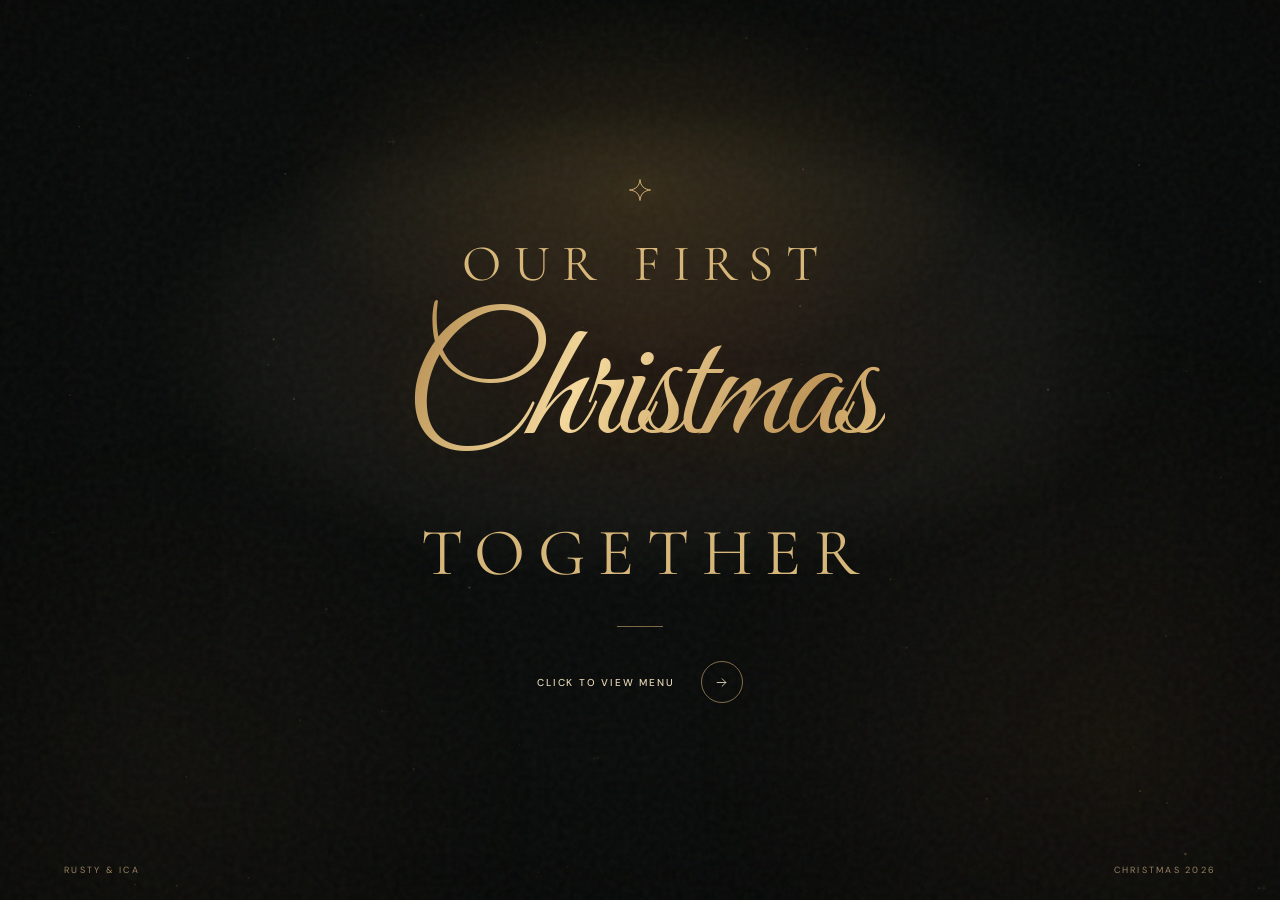
<file: index.html>
<!doctype html><html lang="en"><head><meta charset="utf-8"><meta name="viewport" content="width=device-width, initial-scale=1, viewport-fit=cover"><meta name="theme-color" content="#0b0c0a"><meta name="description" content="Our first Christmas together. A menu made with love for Rusty &amp; Ica."><meta name="robots" content="noindex, nofollow"><title>Our first Christmas together · Our First Christmas Together</title><link rel="icon" type="image/svg+xml" href="assets/mark.svg"><link rel="preconnect" href="https://fonts.googleapis.com"><link rel="preconnect" href="https://fonts.gstatic.com" crossorigin><link href="https://fonts.googleapis.com/css2?family=Cormorant+Garamond:ital,wght@0,400;0,500;0,600;1,400;1,500&family=DM+Sans:wght@400;500;600&family=Great+Vibes&display=swap" rel="stylesheet"><link rel="stylesheet" href="assets/celera.css?v=5"><script defer src="assets/celera.js?v=5"></script></head><body data-page="cover" class="page-cover"><canvas class="stardust" aria-hidden="true"></canvas><div class="fine-noise" aria-hidden="true"></div><main class="cover" id="content"><div class="cover-ambient" aria-hidden="true"></div><div class="cover-vignette" aria-hidden="true"></div><div class="cover-inner"><div class="cover-sigil" aria-hidden="true"><svg width="24" height="24" viewBox="0 0 24 24" fill="none" aria-hidden="true"><path d="M12 1.5c.65 6.55 3.95 9.85 10.5 10.5-6.55.65-9.85 3.95-10.5 10.5C11.35 15.95 8.05 12.65 1.5 12c6.55-.65 9.85-3.95 10.5-10.5Z" stroke="currentColor" stroke-width=".95"/></svg></div><h1><span class="cover-first">Our first</span><em class="cover-christmas">Christmas</em><span class="cover-together">together</span></h1><span class="cover-divider" aria-hidden="true"></span><a class="enter-link" href="menu.html"><span>Click to view menu</span><span class="enter-circle"><svg width="15" height="15" viewBox="0 0 24 24" fill="none" aria-hidden="true"><path d="M5 12h14m-6-6 6 6-6 6" stroke="currentColor" stroke-width="1.4" stroke-linecap="round" stroke-linejoin="round"/></svg></span></a></div><div class="cover-edge"><span>RUSTY & ICA</span><span>CHRISTMAS 2026</span></div></main></body></html>
</file>
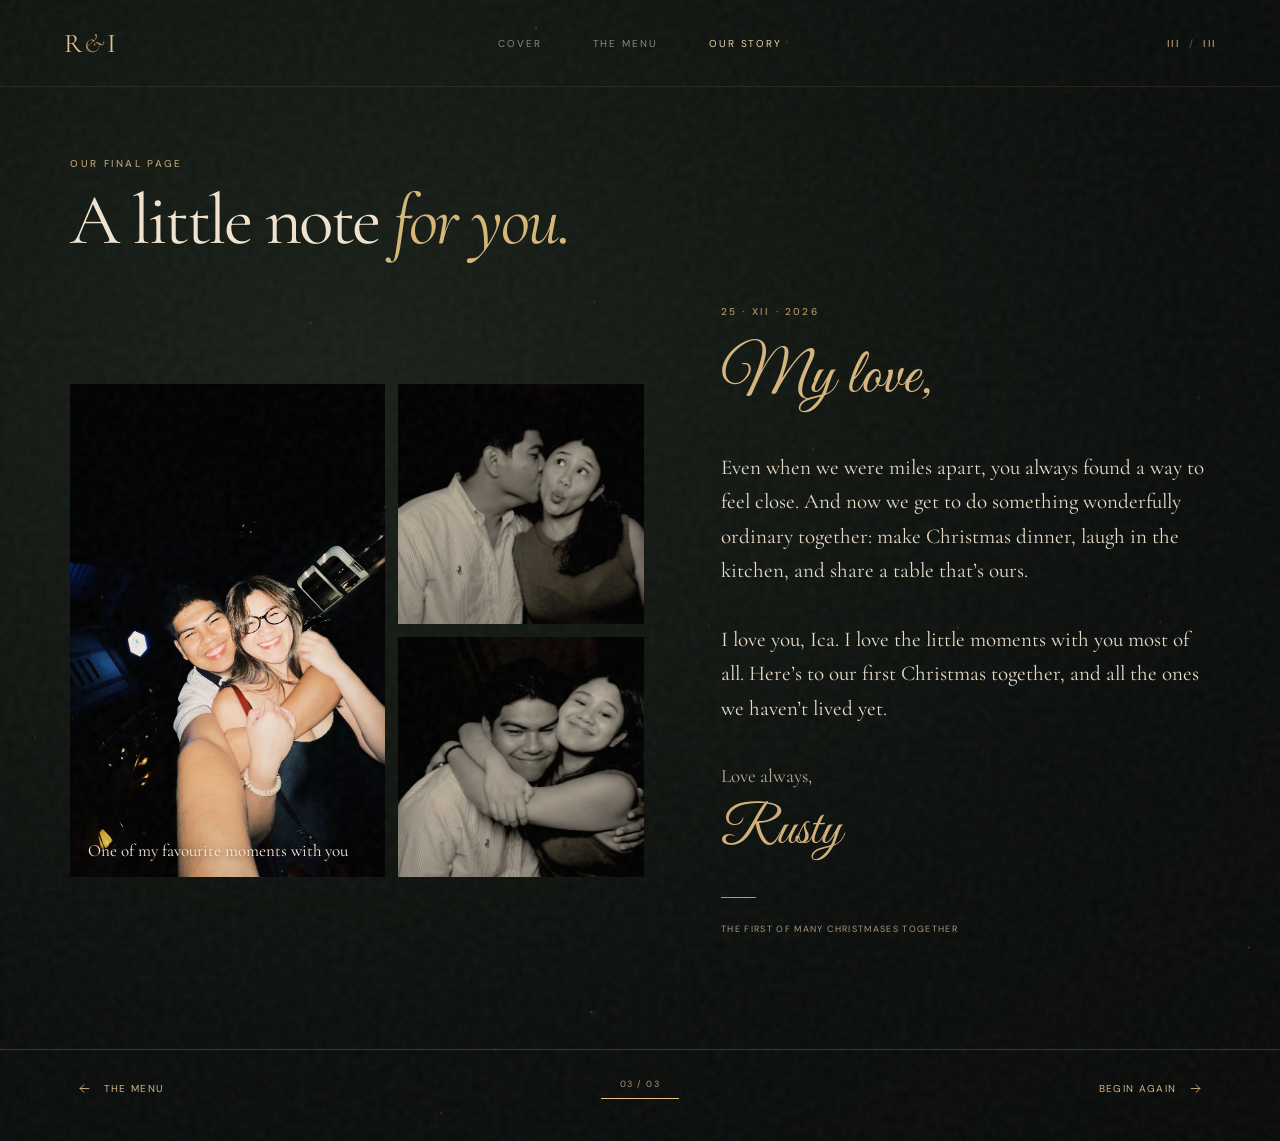
<file: letter.html>
<!doctype html><html lang="en"><head><meta charset="utf-8"><meta name="viewport" content="width=device-width, initial-scale=1, viewport-fit=cover"><meta name="theme-color" content="#0b0c0a"><meta name="description" content="Our first Christmas together. A menu made with love for Rusty &amp; Ica."><meta name="robots" content="noindex, nofollow"><title>A letter for Ica · Our First Christmas Together</title><link rel="icon" type="image/svg+xml" href="assets/mark.svg"><link rel="preconnect" href="https://fonts.googleapis.com"><link rel="preconnect" href="https://fonts.gstatic.com" crossorigin><link href="https://fonts.googleapis.com/css2?family=Cormorant+Garamond:ital,wght@0,400;0,500;0,600;1,400;1,500&family=DM+Sans:wght@400;500;600&family=Great+Vibes&display=swap" rel="stylesheet"><link rel="stylesheet" href="assets/celera.css?v=5"><script defer src="assets/celera.js?v=5"></script></head><body data-page="letter" class="page-letter"><canvas class="stardust" aria-hidden="true"></canvas><div class="fine-noise" aria-hidden="true"></div><header class="site-nav"><a class="brandmark" href="index.html" aria-label="Return to the cover">R<span class="brand-sign">&</span>I</a><nav aria-label="Chapters"><a class="nav-item " href="index.html" >Cover</a><a class="nav-item " href="menu.html" >The menu</a><a class="nav-item current" href="letter.html" aria-current=page>Our story</a></nav><span class="nav-chapter">III <i>/</i> III</span></header><main id="content" class="letter-main"><div class="letter-heading reveal"><span class="eyebrow">OUR FINAL PAGE</span><h1>A little note <em>for you.</em></h1></div><div class="letter-grid"><div class="photo-gallery" role="group" aria-label="Our favourite photos together"><figure class="photo-primary" data-parallax><img src="assets/photos/together.webp" alt="Rusty and Ica smiling together at night" fetchpriority="high"><figcaption>One of my favourite moments with you</figcaption></figure><figure class="photo-secondary" data-parallax><img src="assets/photos/kiss.webp" alt="A playful kiss on the cheek" loading="lazy"></figure><figure class="photo-secondary" data-parallax><img src="assets/photos/hug.webp" alt="Rusty and Ica smiling and hugging" loading="lazy"></figure></div><article class="letter-copy reveal"><div class="letter-mini">25 · XII · 2026</div><h2>My love,</h2><p>Even when we were miles apart, you always found a way to feel close. And now we get to do something wonderfully ordinary together: make Christmas dinner, laugh in the kitchen, and share a table that’s ours.<br><br>I love you, Ica. I love the little moments with you most of all. Here’s to our first Christmas together, and all the ones we haven’t lived yet.</p><p class="letter-signature">Love always,<br><span>Rusty</span></p><span class="letter-rule" aria-hidden="true"></span><div class="letter-final">THE FIRST OF MANY CHRISTMASES TOGETHER</div></article></div></main><nav class="chapter-footer" aria-label="Turn the page"><a href="menu.html" class="page-turn"><svg width="15" height="15" viewBox="0 0 24 24" fill="none" aria-hidden="true"><path d="M19 12H5m6 6-6-6 6-6" stroke="currentColor" stroke-width="1.4" stroke-linecap="round" stroke-linejoin="round"/></svg><span>The menu</span></a><div class="chapter-progress"><span>03 / 03</span><div><i style="--step:3"></i></div></div><a href="index.html" class="page-turn"><span>Begin again</span><svg width="15" height="15" viewBox="0 0 24 24" fill="none" aria-hidden="true"><path d="M5 12h14m-6-6 6 6-6 6" stroke="currentColor" stroke-width="1.4" stroke-linecap="round" stroke-linejoin="round"/></svg></a></nav></body></html>
</file>
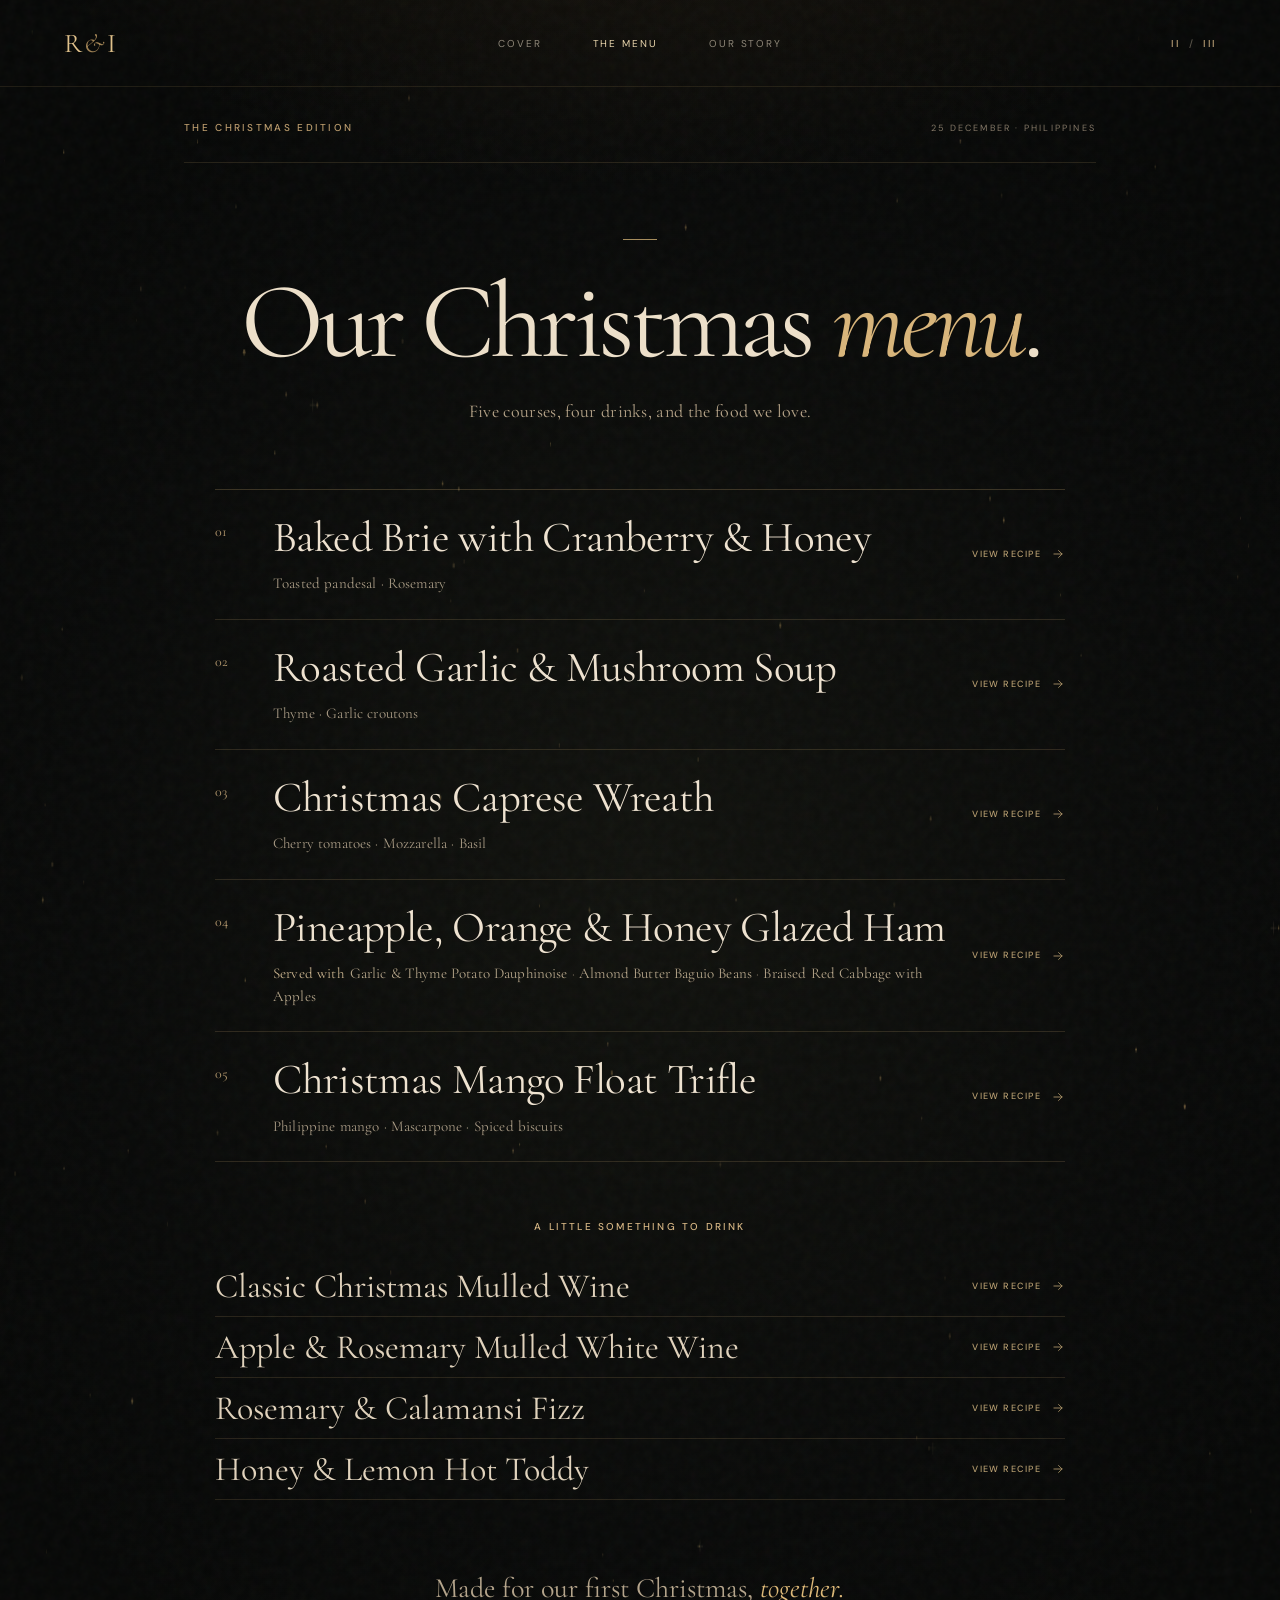
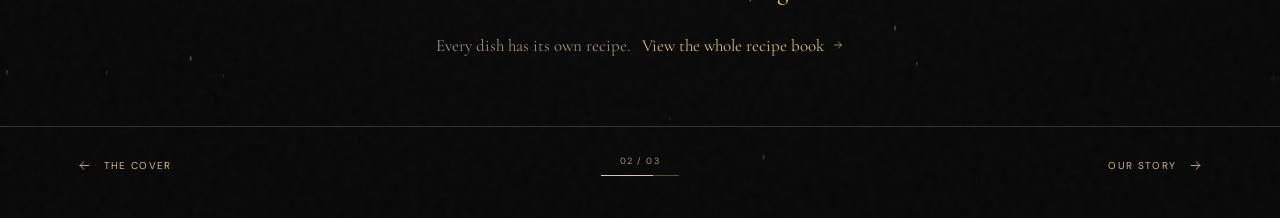
<file: menu.html>
<!DOCTYPE html>
<html lang="en"><head><meta charset="utf-8"/><meta content="width=device-width, initial-scale=1, viewport-fit=cover" name="viewport"/><meta content="#0b0c0a" name="theme-color"/><meta content="Our first Christmas together. A menu made with love for Rusty &amp; Ica." name="description"/><meta content="noindex, nofollow" name="robots"/><title>The Christmas menu · Our First Christmas Together</title><link href="assets/mark.svg" rel="icon" type="image/svg+xml"/><link href="https://fonts.googleapis.com" rel="preconnect"/><link crossorigin="" href="https://fonts.gstatic.com" rel="preconnect"/><link href="https://fonts.googleapis.com/css2?family=Cormorant+Garamond:ital,wght@0,400;0,500;0,600;1,400;1,500&amp;family=DM+Sans:wght@400;500;600&amp;family=Great+Vibes&amp;display=swap" rel="stylesheet"/><link href="assets/celera.css?v=5" rel="stylesheet"/><script defer="" src="assets/celera.js?v=5"></script></head><body class="page-menu" data-page="menu"><canvas aria-hidden="true" class="stardust"></canvas><div aria-hidden="true" class="fine-noise"></div><header class="site-nav"><a aria-label="Return to the cover" class="brandmark" href="index.html">R<span class="brand-sign">&amp;</span>I</a><nav aria-label="Chapters"><a class="nav-item" href="index.html">Cover</a><a aria-current="page" class="nav-item current" href="menu.html">The menu</a><a class="nav-item" href="letter.html">Our story</a></nav><span class="nav-chapter">II <i>/</i> III</span></header><main class="menu-main" id="content"><div class="menu-topline"><span class="eyebrow reveal">THE CHRISTMAS EDITION</span><span class="topline-side">25 DECEMBER · PHILIPPINES</span></div><div class="menu-layout"><section class="menu-editorial"><div class="menu-heading reveal"><span class="hairline"></span><h1>Our Christmas <em>menu</em>.</h1><p>Five courses, four drinks, and the food we love.</p></div><div aria-label="Our five-course Christmas menu" class="dishes"><div class="menu-course reveal"><span class="course-count">01</span><div class="course-info"><a class="course-name" href="recipes.html#brie">Baked Brie with Cranberry &amp; Honey</a><p>Toasted pandesal · Rosemary</p></div><a aria-label="View recipe: Baked Brie with Cranberry &amp; Honey" class="course-recipe" href="recipes.html#brie"><span class="recipe-cta-text">View recipe</span><svg aria-hidden="true" fill="none" height="15" viewbox="0 0 24 24" width="15"><path d="M5 12h14m-6-6 6 6-6 6" stroke="currentColor" stroke-linecap="round" stroke-linejoin="round" stroke-width="1.4"></path></svg></a></div><div class="menu-course reveal"><span class="course-count">02</span><div class="course-info"><a class="course-name" href="recipes.html#mushroom-soup">Roasted Garlic &amp; Mushroom Soup</a><p>Thyme · Garlic croutons</p></div><a aria-label="View recipe: Roasted Garlic &amp; Mushroom Soup" class="course-recipe" href="recipes.html#mushroom-soup"><span class="recipe-cta-text">View recipe</span><svg aria-hidden="true" fill="none" height="15" viewbox="0 0 24 24" width="15"><path d="M5 12h14m-6-6 6 6-6 6" stroke="currentColor" stroke-linecap="round" stroke-linejoin="round" stroke-width="1.4"></path></svg></a></div><div class="menu-course reveal"><span class="course-count">03</span><div class="course-info"><a class="course-name" href="recipes.html#caprese">Christmas Caprese Wreath</a><p>Cherry tomatoes · Mozzarella · Basil</p></div><a aria-label="View recipe: Christmas Caprese Wreath" class="course-recipe" href="recipes.html#caprese"><span class="recipe-cta-text">View recipe</span><svg aria-hidden="true" fill="none" height="15" viewbox="0 0 24 24" width="15"><path d="M5 12h14m-6-6 6 6-6 6" stroke="currentColor" stroke-linecap="round" stroke-linejoin="round" stroke-width="1.4"></path></svg></a></div><div class="menu-course reveal"><span class="course-count">04</span><div class="course-info"><a class="course-name" href="recipes.html#glazed-ham">Pineapple, Orange &amp; Honey Glazed Ham</a><p><span class="side-group-heading">Served with</span><a class="side-link" href="recipes.html#dauphinoise">Garlic &amp; Thyme Potato Dauphinoise</a><span aria-hidden="true" class="side-separator"> · </span><a class="side-link" href="recipes.html#beans">Almond Butter Baguio Beans</a><span aria-hidden="true" class="side-separator"> · </span><a class="side-link" href="recipes.html#cabbage">Braised Red Cabbage with Apples</a></p></div><a aria-label="View recipe: Pineapple, Orange &amp; Honey Glazed Ham" class="course-recipe" href="recipes.html#glazed-ham"><span class="recipe-cta-text">View recipe</span><svg aria-hidden="true" fill="none" height="15" viewbox="0 0 24 24" width="15"><path d="M5 12h14m-6-6 6 6-6 6" stroke="currentColor" stroke-linecap="round" stroke-linejoin="round" stroke-width="1.4"></path></svg></a></div><div class="menu-course reveal"><span class="course-count">05</span><div class="course-info"><a class="course-name" href="recipes.html#mango-trifle">Christmas Mango Float Trifle</a><p>Philippine mango · Mascarpone · Spiced biscuits</p></div><a aria-label="View recipe: Christmas Mango Float Trifle" class="course-recipe" href="recipes.html#mango-trifle"><span class="recipe-cta-text">View recipe</span><svg aria-hidden="true" fill="none" height="15" viewbox="0 0 24 24" width="15"><path d="M5 12h14m-6-6 6 6-6 6" stroke="currentColor" stroke-linecap="round" stroke-linejoin="round" stroke-width="1.4"></path></svg></a></div></div><div class="menu-drinks reveal"><p class="tiny-label">A LITTLE SOMETHING TO DRINK</p><div class="drink-entry"><a href="recipes.html#mulled-red">Classic Christmas Mulled Wine</a><a aria-label="View recipe for Classic Christmas Mulled Wine" class="drink-recipe" href="recipes.html#mulled-red"><span class="recipe-cta-text">View recipe</span><svg aria-hidden="true" fill="none" height="15" viewbox="0 0 24 24" width="15"><path d="M5 12h14m-6-6 6 6-6 6" stroke="currentColor" stroke-linecap="round" stroke-linejoin="round" stroke-width="1.4"></path></svg></a></div><div class="drink-entry"><a href="recipes.html#mulled-white">Apple &amp; Rosemary Mulled White Wine</a><a aria-label="View recipe for Apple &amp; Rosemary Mulled White Wine" class="drink-recipe" href="recipes.html#mulled-white"><span class="recipe-cta-text">View recipe</span><svg aria-hidden="true" fill="none" height="15" viewbox="0 0 24 24" width="15"><path d="M5 12h14m-6-6 6 6-6 6" stroke="currentColor" stroke-linecap="round" stroke-linejoin="round" stroke-width="1.4"></path></svg></a></div><div class="drink-entry"><a href="recipes.html#calamansi-fizz">Rosemary &amp; Calamansi Fizz</a><a aria-label="View recipe for Rosemary &amp; Calamansi Fizz" class="drink-recipe" href="recipes.html#calamansi-fizz"><span class="recipe-cta-text">View recipe</span><svg aria-hidden="true" fill="none" height="15" viewbox="0 0 24 24" width="15"><path d="M5 12h14m-6-6 6 6-6 6" stroke="currentColor" stroke-linecap="round" stroke-linejoin="round" stroke-width="1.4"></path></svg></a></div><div class="drink-entry"><a href="recipes.html#hot-toddy">Honey &amp; Lemon Hot Toddy</a><a aria-label="View recipe for Honey &amp; Lemon Hot Toddy" class="drink-recipe" href="recipes.html#hot-toddy"><span class="recipe-cta-text">View recipe</span><svg aria-hidden="true" fill="none" height="15" viewbox="0 0 24 24" width="15"><path d="M5 12h14m-6-6 6 6-6 6" stroke="currentColor" stroke-linecap="round" stroke-linejoin="round" stroke-width="1.4"></path></svg></a></div></div><div class="menu-conclusion reveal">Made for our first Christmas, <em>together.</em></div></section></div><div class="menu-footer-note">Every dish has its own recipe. <a href="recipes.html">View the whole recipe book <svg aria-hidden="true" fill="none" height="15" viewbox="0 0 24 24" width="15"><path d="M5 12h14m-6-6 6 6-6 6" stroke="currentColor" stroke-linecap="round" stroke-linejoin="round" stroke-width="1.4"></path></svg></a></div></main><nav aria-label="Turn the page" class="chapter-footer"><a class="page-turn" href="index.html"><svg aria-hidden="true" fill="none" height="15" viewbox="0 0 24 24" width="15"><path d="M19 12H5m6 6-6-6 6-6" stroke="currentColor" stroke-linecap="round" stroke-linejoin="round" stroke-width="1.4"></path></svg><span>The cover</span></a><div class="chapter-progress"><span>02 / 03</span><div><i style="--step:2"></i></div></div><a class="page-turn" href="letter.html"><span>Our story</span><svg aria-hidden="true" fill="none" height="15" viewbox="0 0 24 24" width="15"><path d="M5 12h14m-6-6 6 6-6 6" stroke="currentColor" stroke-linecap="round" stroke-linejoin="round" stroke-width="1.4"></path></svg></a></nav></body></html>
</file>
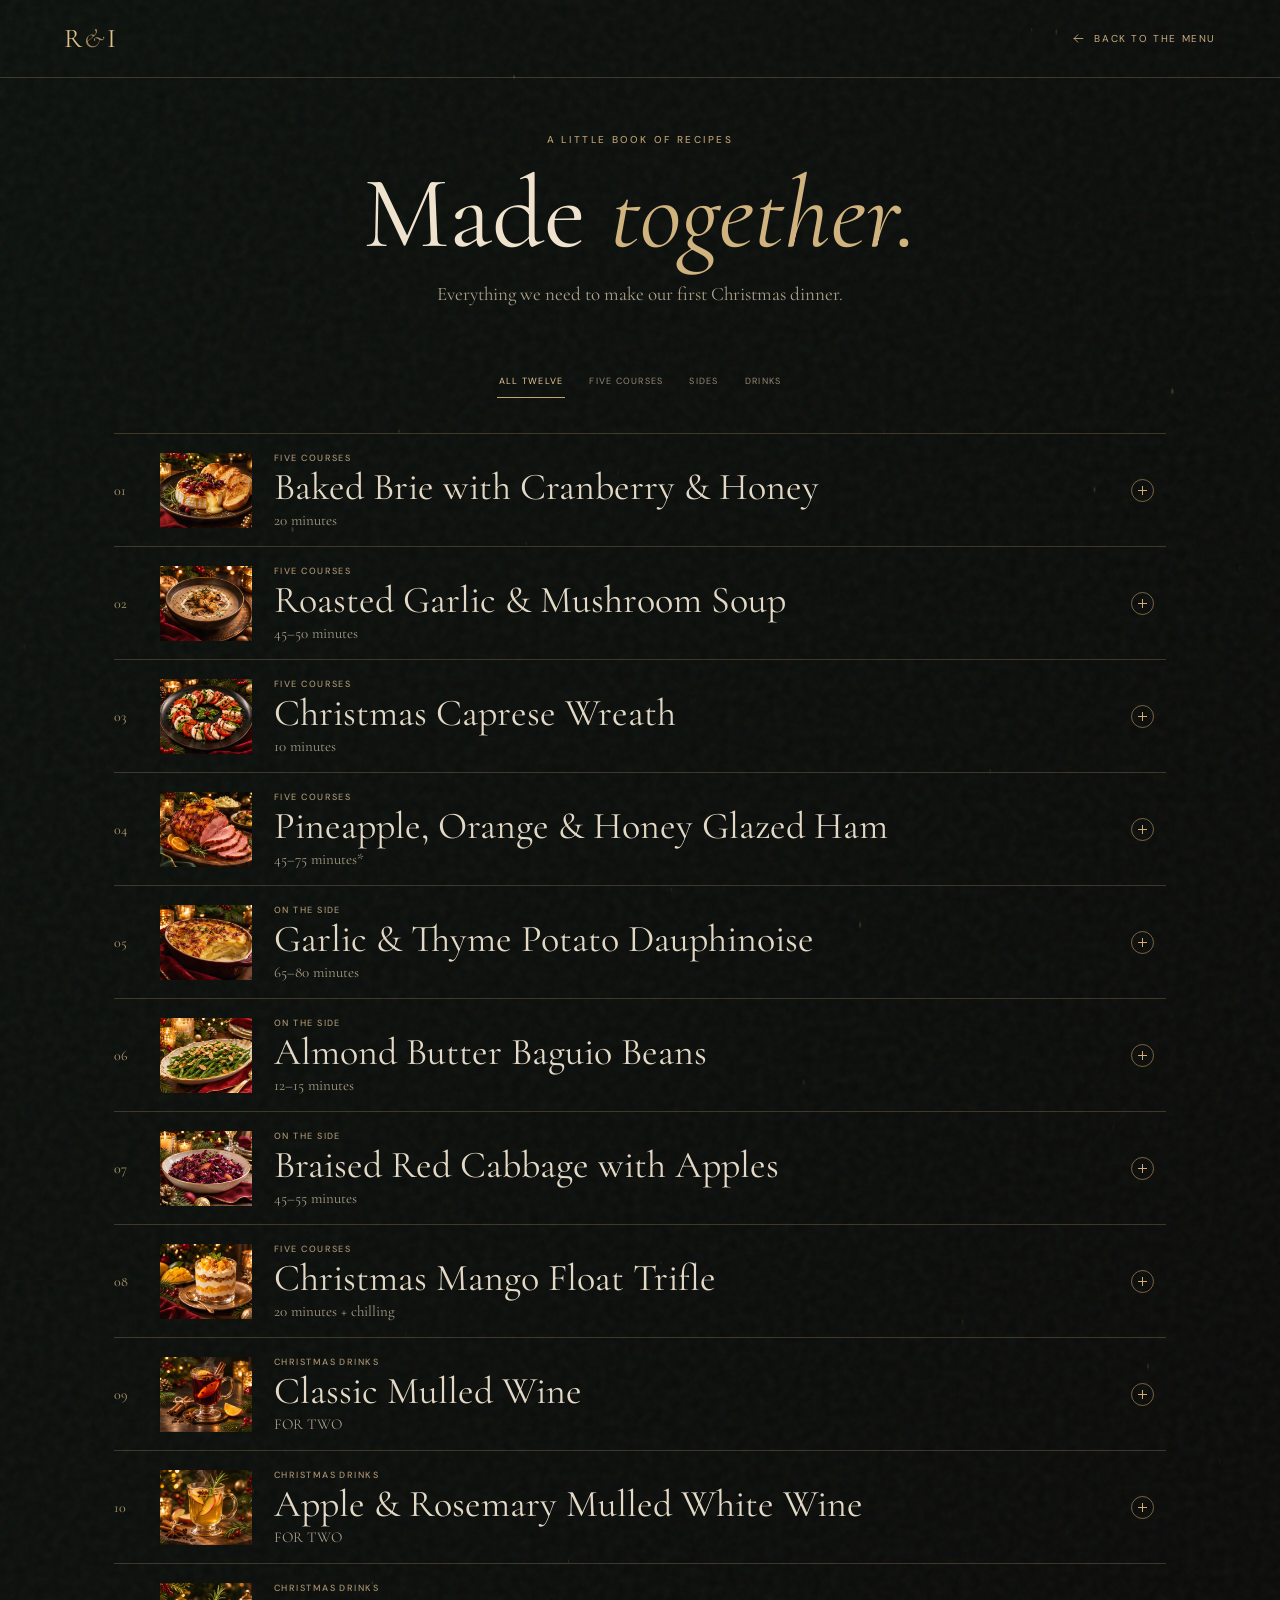
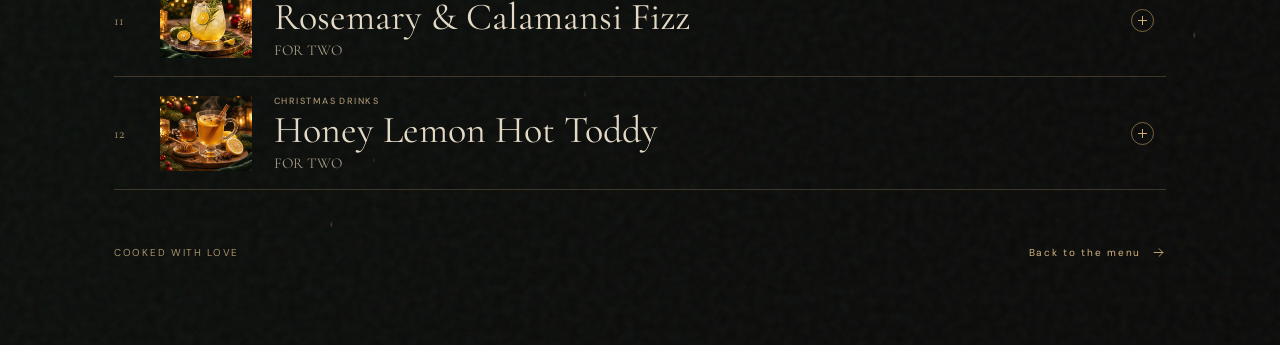
<file: recipes.html>
<!doctype html><html lang="en"><head><meta charset="utf-8"><meta name="viewport" content="width=device-width, initial-scale=1, viewport-fit=cover"><meta name="theme-color" content="#0b0c0a"><meta name="description" content="Our first Christmas together. A menu made with love for Rusty &amp; Ica."><meta name="robots" content="noindex, nofollow"><title>The recipe book · Our First Christmas Together</title><link rel="icon" type="image/svg+xml" href="assets/mark.svg"><link rel="preconnect" href="https://fonts.googleapis.com"><link rel="preconnect" href="https://fonts.gstatic.com" crossorigin><link href="https://fonts.googleapis.com/css2?family=Cormorant+Garamond:ital,wght@0,400;0,500;0,600;1,400;1,500&family=DM+Sans:wght@400;500;600&family=Great+Vibes&display=swap" rel="stylesheet"><link rel="stylesheet" href="assets/celera.css?v=5"><script defer src="assets/celera.js?v=5"></script></head><body data-page="recipes" class="page-recipes"><canvas class="stardust" aria-hidden="true"></canvas><div class="fine-noise" aria-hidden="true"></div><header class="recipes-topnav"><a class="brandmark" href="menu.html" aria-label="Return to the Christmas menu">R<span class="brand-sign">&</span>I</a><a href="menu.html" class="back-menu"><svg width="15" height="15" viewBox="0 0 24 24" fill="none" aria-hidden="true"><path d="M19 12H5m6 6-6-6 6-6" stroke="currentColor" stroke-width="1.4" stroke-linecap="round" stroke-linejoin="round"/></svg> BACK TO THE MENU</a></header><main id="content" class="recipes-main"><header class="recipe-heading"><div class="eyebrow">A LITTLE BOOK OF RECIPES</div><h1>Made <em>together.</em></h1><p>Everything we need to make our first Christmas dinner.</p></header><div class="recipe-tabs" role="group" aria-label="Filter recipes"><button type="button" class="is-selected" data-recipe-filter="all" aria-pressed="true">All twelve</button><button type="button" data-recipe-filter="course" aria-pressed="false">Five courses</button><button type="button" data-recipe-filter="side" aria-pressed="false">Sides</button><button type="button" data-recipe-filter="drink" aria-pressed="false">Drinks</button></div><section class="recipe-list" aria-label="Recipe book"><details id="brie" class="c-recipe reveal" data-category="course"><summary><span class="rec-number">01</span><img src="assets/food/brie-hd.webp" alt="" loading="lazy"><span class="rec-label"><small>Five courses</small><strong>Baked Brie with Cranberry &amp; Honey</strong><em>20 minutes</em></span><span class="rec-toggle" aria-hidden="true"></span></summary><div class="rec-content"><img class="rec-hero-image" src="assets/food/brie-hd.webp" alt="Baked Brie with Cranberry &amp; Honey" loading="lazy"><div class="rec-cols"><div><h3>Ingredients</h3><ul><li>1 small brie wheel (125–200 g)</li><li>2 tbsp cranberry sauce or cranberry preserves</li><li>1 tbsp honey</li><li>1 small rosemary sprig</li><li>2–3 pandesal rolls, sliced</li></ul></div><div><h3>How to make it</h3><ol><li>Heat the oven to 180°C. Remove any plastic from the brie and put it in a small oven-safe dish.</li><li>Spoon cranberry sauce over the top, drizzle with honey and scatter over rosemary.</li><li>Bake for 10–15 minutes, until the centre is soft. The exact time depends on the size of the brie.</li><li>Lightly toast the pandesal. Set the hot dish on the table and share straight away.</li></ol></div></div></div></details><details id="mushroom-soup" class="c-recipe reveal" data-category="course"><summary><span class="rec-number">02</span><img src="assets/food/soup-hd.webp" alt="" loading="lazy"><span class="rec-label"><small>Five courses</small><strong>Roasted Garlic &amp; Mushroom Soup</strong><em>45–50 minutes</em></span><span class="rec-toggle" aria-hidden="true"></span></summary><div class="rec-content"><img class="rec-hero-image" src="assets/food/soup-hd.webp" alt="Roasted Garlic &amp; Mushroom Soup" loading="lazy"><div class="rec-cols"><div><h3>Ingredients</h3><ul><li>250 g button mushrooms, sliced</li><li>1 small whole garlic bulb</li><li>½ onion, chopped</li><li>1 tbsp butter</li><li>350 ml chicken or vegetable stock</li><li>80 ml cooking cream</li><li>2 sprigs thyme (or ¼ tsp dried)</li><li>1–2 bread slices for croutons</li><li>Black pepper and salt to taste</li></ul></div><div><h3>How to make it</h3><ol><li>Heat the oven to 180°C. Slice the top off the garlic bulb, wrap in foil with a little oil and roast for 30–35 minutes until soft.</li><li>Melt butter in a saucepan. Cook the onion for 3 minutes; add mushrooms and sauté for another 8–10 minutes.</li><li>Squeeze in 3–5 roasted garlic cloves (save the rest for another dish). Add stock and thyme, simmer for 10–12 minutes.</li><li>Blend until silky, then return to a low heat and stir in cream. Season gently.</li><li>Toast small bread cubes until golden, then serve on top.</li></ol></div></div></div></details><details id="caprese" class="c-recipe reveal" data-category="course"><summary><span class="rec-number">03</span><img src="assets/food/caprese-hd.webp" alt="" loading="lazy"><span class="rec-label"><small>Five courses</small><strong>Christmas Caprese Wreath</strong><em>10 minutes</em></span><span class="rec-toggle" aria-hidden="true"></span></summary><div class="rec-content"><img class="rec-hero-image" src="assets/food/caprese-hd.webp" alt="Christmas Caprese Wreath" loading="lazy"><div class="rec-cols"><div><h3>Ingredients</h3><ul><li>150 g cherry tomatoes, halved</li><li>125 g fresh mozzarella, drained</li><li>1 small handful fresh basil leaves</li><li>1 tbsp extra-virgin olive oil</li><li>1 tsp balsamic glaze</li><li>A little salt and black pepper</li></ul></div><div><h3>How to make it</h3><ol><li>Pat the mozzarella dry, then slice or tear into bite-sized pieces.</li><li>Arrange the tomatoes, mozzarella and basil in a round wreath on a serving plate.</li><li>Drizzle lightly with olive oil and balsamic glaze, and finish with salt and pepper.</li><li>Serve immediately or leave at cool room temperature for a few minutes before eating.</li></ol></div></div></div></details><details id="glazed-ham" class="c-recipe reveal" data-category="course"><summary><span class="rec-number">04</span><img src="assets/food/ham-hd.webp" alt="" loading="lazy"><span class="rec-label"><small>Five courses</small><strong>Pineapple, Orange &amp; Honey Glazed Ham</strong><em>45–75 minutes*</em></span><span class="rec-toggle" aria-hidden="true"></span></summary><div class="rec-content"><img class="rec-hero-image" src="assets/food/ham-hd.webp" alt="Pineapple, Orange &amp; Honey Glazed Ham" loading="lazy"><div class="rec-cols"><div><h3>Ingredients</h3><ul><li>750 g–1 kg fully cooked, ready-to-eat ham</li><li>80 ml pineapple juice</li><li>50 ml freshly squeezed orange juice</li><li>1½ tbsp honey</li><li>1 tbsp brown sugar</li><li>1 tsp Dijon or yellow mustard</li><li>A few whole cloves, optional</li></ul></div><div><h3>How to make it</h3><ol><li>Confirm that the ham is fully cooked. Check the packaging for its specific reheating temperature and duration; a raw or uncooked ham needs a different recipe.</li><li>Heat the oven to about 160°C, put the ham in a small roasting dish with a splash of water, cover with foil, and warm according to the pack instructions.</li><li>Meanwhile, simmer pineapple juice, orange juice, honey, sugar and mustard in a small saucepan for 6–8 minutes until lightly syrupy.</li><li>For the final 15–20 minutes, uncover the ham, increase oven temperature to 180°C, brush with glaze, and baste once or twice until glossy.</li><li>Let it rest for 10 minutes, then slice. Serve with the dauphinoise and vegetables.</li></ol></div></div></div></details><details id="dauphinoise" class="c-recipe reveal" data-category="side"><summary><span class="rec-number">05</span><img src="assets/food/dauphinoise-hd.webp" alt="" loading="lazy"><span class="rec-label"><small>On the side</small><strong>Garlic &amp; Thyme Potato Dauphinoise</strong><em>65–80 minutes</em></span><span class="rec-toggle" aria-hidden="true"></span></summary><div class="rec-content"><img class="rec-hero-image" src="assets/food/dauphinoise-hd.webp" alt="Garlic &amp; Thyme Potato Dauphinoise" loading="lazy"><div class="rec-cols"><div><h3>Ingredients</h3><ul><li>450 g potatoes, peeled if preferred</li><li>180 ml all-purpose or cooking cream</li><li>70 ml milk</li><li>1 large garlic clove, crushed</li><li>1 tsp butter for the dish</li><li>1 tsp fresh thyme leaves</li><li>A little salt, pepper and nutmeg</li><li>Optional: 25 g grated Parmesan or Gruyère</li></ul></div><div><h3>How to make it</h3><ol><li>Heat the oven to 170°C. Butter a small baking dish (about 18 × 18 cm) and rub it with cut garlic.</li><li>Slice potatoes very thinly, about 2–3 mm; a mandoline makes this easier.</li><li>Layer the potato slices in the dish, seasoning lightly between layers. Warm cream, milk, garlic and thyme together, then pour over the potatoes.</li><li>Cover with foil and bake for about 40 minutes. Uncover, optionally add a little cheese, and bake another 20–30 minutes until a knife passes through easily and the top is golden.</li><li>Rest for 10–15 minutes before slicing. If prepared the day before, cool and refrigerate promptly, then reheat until piping hot.</li></ol></div></div></div></details><details id="beans" class="c-recipe reveal" data-category="side"><summary><span class="rec-number">06</span><img src="assets/food/beans-hd.webp" alt="" loading="lazy"><span class="rec-label"><small>On the side</small><strong>Almond Butter Baguio Beans</strong><em>12–15 minutes</em></span><span class="rec-toggle" aria-hidden="true"></span></summary><div class="rec-content"><img class="rec-hero-image" src="assets/food/beans-hd.webp" alt="Almond Butter Baguio Beans" loading="lazy"><div class="rec-cols"><div><h3>Ingredients</h3><ul><li>180 g fresh Baguio beans, trimmed</li><li>15 g butter</li><li>1 garlic clove, thinly sliced</li><li>1 tbsp sliced almonds</li><li>A small squeeze of calamansi</li><li>Salt and black pepper</li></ul></div><div><h3>How to make it</h3><ol><li>Bring a small pot of water to the boil. Cook the beans for 2–3 minutes, then transfer to cold water and drain.</li><li>Toast the almonds in a dry pan for 1–2 minutes; set aside.</li><li>In the same pan, melt butter, add garlic and cook briefly without browning.</li><li>Toss the beans in the butter for 2 minutes. Finish with almonds, a little calamansi, salt and pepper.</li></ol></div></div></div></details><details id="cabbage" class="c-recipe reveal" data-category="side"><summary><span class="rec-number">07</span><img src="assets/food/cabbage-hd.webp" alt="" loading="lazy"><span class="rec-label"><small>On the side</small><strong>Braised Red Cabbage with Apples</strong><em>45–55 minutes</em></span><span class="rec-toggle" aria-hidden="true"></span></summary><div class="rec-content"><img class="rec-hero-image" src="assets/food/cabbage-hd.webp" alt="Braised Red Cabbage with Apples" loading="lazy"><div class="rec-cols"><div><h3>Ingredients</h3><ul><li>250 g red or purple cabbage, shredded</li><li>1 small apple, diced</li><li>1 tbsp butter or olive oil</li><li>1 tbsp apple cider vinegar</li><li>1 tsp brown sugar</li><li>60 ml water</li><li>Salt and black pepper</li><li>Optional: tiny pinch of cinnamon</li></ul></div><div><h3>How to make it</h3><ol><li>Melt the butter in a saucepan over medium heat. Add the cabbage and apple and stir for 3–4 minutes.</li><li>Add vinegar, sugar, water, a little salt and optional cinnamon.</li><li>Cover and simmer over a low heat for 30–45 minutes, stirring occasionally until softened. Add a spoonful of water if needed.</li><li>Taste: it should be gently sweet and tangy, not sugary. Reheat before serving.</li></ol></div></div></div></details><details id="mango-trifle" class="c-recipe reveal" data-category="course"><summary><span class="rec-number">08</span><img src="assets/food/mango-hd.webp" alt="" loading="lazy"><span class="rec-label"><small>Five courses</small><strong>Christmas Mango Float Trifle</strong><em>20 minutes + chilling</em></span><span class="rec-toggle" aria-hidden="true"></span></summary><div class="rec-content"><img class="rec-hero-image" src="assets/food/mango-hd.webp" alt="Christmas Mango Float Trifle" loading="lazy"><div class="rec-cols"><div><h3>Ingredients</h3><ul><li>2 ripe Philippine mangoes, diced</li><li>120 g mascarpone or soft cream cheese</li><li>150 ml cold whipping cream</li><li>1–2 tbsp condensed milk, to taste</li><li>5–6 graham crackers, broken into crumbs</li><li>A tiny pinch of cinnamon</li><li>Optional berries or mint to finish</li></ul></div><div><h3>How to make it</h3><ol><li>Whip the cold cream just until soft peaks form. Mix mascarpone with condensed milk, then gently fold in the cream.</li><li>Toss the graham crumbs with a tiny pinch of cinnamon.</li><li>In two small glasses, layer crumbs, cream, and mango. Repeat, finishing with mango.</li><li>Cover and chill for at least 4 hours, preferably overnight.</li><li>Add berries or mint just before serving.</li></ol></div></div></div></details><details id="mulled-red" class="c-recipe reveal" data-category="drink"><summary><span class="rec-number">09</span><img src="assets/food/mulled-red-hd.webp" alt="" loading="lazy"><span class="rec-label"><small>Christmas drinks</small><strong>Classic Mulled Wine</strong><em>FOR TWO</em></span><span class="rec-toggle" aria-hidden="true"></span></summary><div class="rec-content"><img class="rec-hero-image" src="assets/food/mulled-red-hd.webp" alt="Classic Mulled Wine" loading="lazy"><div class="rec-cols"><div><h3>Ingredients</h3><ul><li>375 ml red wine</li><li>½ orange, sliced</li><li>1 small cinnamon stick</li><li>2 cloves and 1 star anise</li><li>1–2 tsp honey</li></ul></div><div><h3>How to make it</h3><ol><li>Warm all ingredients in a small saucepan over low heat for 10–15 minutes, without letting it boil. Strain into two mugs.</li></ol></div></div></div></details><details id="mulled-white" class="c-recipe reveal" data-category="drink"><summary><span class="rec-number">10</span><img src="assets/food/mulled-white-hd.webp" alt="" loading="lazy"><span class="rec-label"><small>Christmas drinks</small><strong>Apple &amp; Rosemary Mulled White Wine</strong><em>FOR TWO</em></span><span class="rec-toggle" aria-hidden="true"></span></summary><div class="rec-content"><img class="rec-hero-image" src="assets/food/mulled-white-hd.webp" alt="Apple &amp; Rosemary Mulled White Wine" loading="lazy"><div class="rec-cols"><div><h3>Ingredients</h3><ul><li>375 ml white wine</li><li>100 ml cloudy apple juice</li><li>2 apple slices</li><li>1 sprig rosemary</li><li>1 small cinnamon stick</li></ul></div><div><h3>How to make it</h3><ol><li>Gently heat with the fruit and spices for around 10 minutes; do not boil. Strain and serve warm.</li></ol></div></div></div></details><details id="calamansi-fizz" class="c-recipe reveal" data-category="drink"><summary><span class="rec-number">11</span><img src="assets/food/calamansi-hd.webp" alt="" loading="lazy"><span class="rec-label"><small>Christmas drinks</small><strong>Rosemary &amp; Calamansi Fizz</strong><em>FOR TWO</em></span><span class="rec-toggle" aria-hidden="true"></span></summary><div class="rec-content"><img class="rec-hero-image" src="assets/food/calamansi-hd.webp" alt="Rosemary &amp; Calamansi Fizz" loading="lazy"><div class="rec-cols"><div><h3>Ingredients</h3><ul><li>60 ml freshly squeezed calamansi juice</li><li>160 ml cranberry juice</li><li>300 ml sparkling water</li><li>Ice and 2 rosemary sprigs</li></ul></div><div><h3>How to make it</h3><ol><li>Fill two glasses with ice. Divide the calamansi and cranberry juice between them, top with sparkling water, then garnish with rosemary.</li></ol></div></div></div></details><details id="hot-toddy" class="c-recipe reveal" data-category="drink"><summary><span class="rec-number">12</span><img src="assets/food/hot-toddy-hd.webp" alt="" loading="lazy"><span class="rec-label"><small>Christmas drinks</small><strong>Honey Lemon Hot Toddy</strong><em>FOR TWO</em></span><span class="rec-toggle" aria-hidden="true"></span></summary><div class="rec-content"><img class="rec-hero-image" src="assets/food/hot-toddy-hd.webp" alt="Honey Lemon Hot Toddy" loading="lazy"><div class="rec-cols"><div><h3>Ingredients</h3><ul><li>300 ml hot water</li><li>2 tsp honey</li><li>2 tbsp fresh lemon juice</li><li>1 cinnamon stick</li><li>Optional: 30 ml whisky per glass</li></ul></div><div><h3>How to make it</h3><ol><li>Stir honey and lemon into hot water, add cinnamon and pour into two warm mugs. Add optional whisky only if desired.</li></ol></div></div></div></details></section><footer class="recipes-end"><span>COOKED WITH LOVE</span><a href="menu.html">Back to the menu <svg width="15" height="15" viewBox="0 0 24 24" fill="none" aria-hidden="true"><path d="M5 12h14m-6-6 6 6-6 6" stroke="currentColor" stroke-width="1.4" stroke-linecap="round" stroke-linejoin="round"/></svg></a></footer></main></body></html>
</file>
<file: assets/celera.css>
:root{--black:#0a0c0a;--near:#101310;--surface:#151713;--gold:#d7b678;--light:#f1e4cf;--muted:#a79b86;--rule:rgba(208,177,124,.25);--serif:'Cormorant Garamond',Georgia,serif;--script:'Great Vibes',cursive;--sans:'DM Sans',Arial,sans-serif;--ease:cubic-bezier(.16,1,.3,1)}
*{box-sizing:border-box}html{scroll-behavior:smooth}body{margin:0;min-width:320px;background:var(--black);color:var(--light);font-family:var(--sans);-webkit-font-smoothing:antialiased;overflow-x:hidden}a{color:inherit;text-decoration:none}button{font:inherit}a:focus-visible,button:focus-visible,summary:focus-visible{outline:1px solid var(--gold);outline-offset:5px}img{display:block;max-width:100%}svg{display:inline-block;flex-shrink:0}::selection{color:#080909;background:#d1b27e}.stardust{position:fixed;inset:0;width:100%;height:100%;pointer-events:none;z-index:5;opacity:.72}.fine-noise{position:fixed;inset:0;pointer-events:none;z-index:4;opacity:.05;background-image:url('data:image/svg+xml,%3Csvg viewBox=%220 0 180 180%22 xmlns=%22http://www.w3.org/2000/svg%22%3E%3Cfilter id=%22a%22%3E%3CfeTurbulence type=%22fractalNoise%22 baseFrequency=%22.76%22 numOctaves=%223%22 stitchTiles=%22stitch%22/%3E%3C/filter%3E%3Crect width=%22100%25%22 height=%22100%25%22 filter=%22url(%23a)%22/%3E%3C/svg%3E')}
body{animation:pageAppear .85s var(--ease) both}body.leaving{animation:none;opacity:0;transform:translateY(-8px);transition:opacity .4s ease,transform .4s ease}body.leaving main{filter:blur(3px)}main{transition:filter .4s ease}@keyframes pageAppear{from{opacity:0;transform:translateY(12px)}to{opacity:1;transform:none}}
/* Cover: a silent private invitation */
.cover{min-height:100svh;min-height:100dvh;display:grid;place-items:center;position:relative;isolation:isolate;overflow:hidden;background:radial-gradient(ellipse 40% 27% at 51% 38%,#231a13 0%,#121310 75%,#080a09 100%)}.cover-ambient{position:absolute;inset:-12%;pointer-events:none;z-index:-1;background:radial-gradient(ellipse 24% 18% at 50% 26%,rgba(178,131,56,.2),transparent 95%),radial-gradient(circle at 20% 82%,rgba(143,98,47,.07),transparent 24%),radial-gradient(circle at 80% 77%,rgba(187,116,49,.07),transparent 28%);filter:blur(9px);animation:nightBreath 15s ease-in-out infinite alternate}.cover-vignette{position:absolute;inset:0;pointer-events:none;z-index:-1;box-shadow:inset 0 0 150px 65px rgba(0,0,0,.25)}@keyframes nightBreath{from{opacity:.74;transform:scale(1)}to{opacity:1;transform:scale(1.04)}}
.cover-inner{position:relative;display:flex;flex-direction:column;align-items:center;text-align:center;width:min(100%,1000px);padding:80px clamp(20px,4vw,48px) 95px;z-index:2}.cover-sigil{display:flex;justify-content:center;color:var(--gold);margin-bottom:35px;filter:drop-shadow(0 0 12px #a57943a0);animation:sigilDrift 9s ease-in-out infinite}.cover-sigil svg{width:24px;height:24px}@keyframes sigilDrift{50%{transform:translateY(-6px) rotate(12deg)}}.cover h1{display:flex;flex-direction:column;align-items:center;margin:0;color:var(--gold);font-weight:400;text-align:center;max-width:100%;width:100%}.cover-first,.cover-together{font:400 clamp(30px,4vw,62px)/1.08 var(--serif);text-transform:uppercase;letter-spacing:clamp(.14em,1vw,.29em);padding-left:clamp(.14em,1vw,.29em)}.cover-christmas{font:400 clamp(70px,13vw,165px)/1.24 var(--script);letter-spacing:-.035em;max-width:100%;padding:.03em .06em .13em;white-space:nowrap;background:linear-gradient(115deg,#aa8043,#f7dca0 38%,#c1975a 78%,#f1d08f);background-clip:text;-webkit-background-clip:text;color:transparent;text-shadow:0 13px 60px rgba(189,129,52,.12);transform:translateY(-4px)}.cover-together{font-size:clamp(32px,5.2vw,72px);line-height:1;letter-spacing:clamp(.15em,1vw,.34em);margin-top:-3px}.cover-divider{height:1px;width:46px;background:var(--gold);margin:40px auto 30px;opacity:.55}.enter-link{display:flex;align-items:center;gap:26px;min-height:50px;text-transform:uppercase;letter-spacing:.18em;font-size:10px;font-weight:500;color:#e6d6b6;transition:gap .38s var(--ease),color .3s ease}.enter-link:hover{gap:36px;color:#fff0cb}.enter-circle{display:grid;place-items:center;border:1px solid rgba(221,183,122,.56);border-radius:50%;width:42px;height:42px;transition:background .4s ease,transform .4s ease}.enter-link:hover .enter-circle{transform:rotate(-35deg);background:#ddbf8430}.cover-edge{position:absolute;inset:auto clamp(25px,5vw,64px) 24px;display:flex;justify-content:space-between;font-size:9px;letter-spacing:.25em;color:#ae9571;opacity:.85}
/* Shared navigation */
.site-nav{height:87px;padding:0 clamp(22px,5vw,80px);display:grid;grid-template-columns:1fr auto 1fr;align-items:center;position:relative;z-index:10;border-bottom:1px solid rgba(216,177,108,.11)}.brandmark{font:400 27px/1 var(--serif);letter-spacing:-.04em;justify-self:start;color:#e0c18b}.brand-sign{font-style:italic;color:#9e8154;margin:0 .13em}.site-nav nav{display:flex;align-items:center;gap:clamp(22px,4vw,64px)}.nav-item{font-size:10px;text-transform:uppercase;letter-spacing:.19em;color:#8f8779;transition:color .25s ease}.nav-item.current,.nav-item:hover{color:#ead6ad}.nav-chapter{font:500 10px var(--sans);letter-spacing:.12em;color:#bfa47a;justify-self:end}.nav-chapter i{margin:0 5px;font-style:normal;color:#5b554b}.chapter-footer{max-width:1450px;margin:0 auto;padding:28px clamp(22px,6vw,90px) 42px;border-top:1px solid var(--rule);display:grid;grid-template-columns:1fr 1fr 1fr;align-items:center;position:relative;z-index:6;gap:14px}.page-turn{display:inline-flex;align-items:center;gap:12px;font-size:10px;letter-spacing:.13em;text-transform:uppercase;color:#d3b589;transition:gap .3s ease}.page-turn:hover{gap:19px}.page-turn:last-child{justify-self:end}.chapter-progress{display:grid;justify-items:center;gap:8px;color:#ae9674;font-size:9px;letter-spacing:.16em}.chapter-progress>div{width:78px;height:1px;background:#5c4d37;position:relative}.chapter-progress i{position:absolute;inset:0 auto 0 0;width:calc(var(--step)*100% / 3);background:#e7c48c}
/* Menu: magazine editorial; all courses and drinks on one page */
.page-menu{background:linear-gradient(100deg,#0b100d,#0d0f0b 48%,#10110f)}.menu-main{width:min(100%,1530px);padding:clamp(18px,3.5vw,48px) clamp(21px,5.4vw,90px) 65px;margin:0 auto}.menu-topline{display:flex;justify-content:space-between;gap:10px;align-items:center;color:#c9aa73;font-size:10px;letter-spacing:.22em;text-transform:uppercase;padding:18px 0 32px;border-bottom:1px solid var(--rule)}.topline-side{font-size:9px;color:#847867}.menu-layout{display:grid;grid-template-columns:minmax(0,1fr) minmax(330px,.73fr);gap:clamp(48px,6vw,110px);align-items:start}.menu-editorial{padding:0}.menu-heading{padding:clamp(55px,5vw,95px) 0 60px}.hairline{display:block;width:26px;height:1px;background:var(--gold);margin-bottom:25px}.menu-heading h1{font:400 clamp(55px,5.4vw,100px)/.95 var(--serif);letter-spacing:-.045em;margin:0;color:#f0e4d2}.menu-heading h1 em{font-weight:400;color:var(--gold);white-space:nowrap}.menu-heading>p{margin:23px 0 0;font-size:11px;color:#aa9b83;letter-spacing:.08em}.dishes{border-top:1px solid var(--rule)}.menu-course{min-height:128px;padding:22px 0;display:grid;grid-template-columns:46px minmax(0,1fr) 28px;align-items:center;gap:12px;border-bottom:1px solid var(--rule);position:relative;transition:padding .4s var(--ease),opacity .4s ease}.menu-course:hover,.menu-course.is-active{padding-left:8px}.course-count{font:400 13px var(--serif);color:#ad8b5c;align-self:start;padding-top:6px}.course-info{min-width:0}.course-name{display:block;max-width:620px;font:400 clamp(26px,2.8vw,43px)/1.04 var(--serif);color:#eadfcb;letter-spacing:-.01em;transition:color .3s ease}.menu-course:hover .course-name,.menu-course.is-active .course-name{color:#dfba7a}.course-info p{margin:9px 0 0;font-size:10px;line-height:1.65;color:#988e7b;letter-spacing:.06em}.course-recipe{height:40px;width:28px;color:#cdb17e;display:grid;place-items:center;opacity:.7;transition:transform .35s ease,opacity .3s ease}.course-recipe:hover,.menu-course:hover .course-recipe{opacity:1;transform:translateX(3px)}.menu-drinks{padding:44px 0 26px}.tiny-label{font:500 10px/1.4 var(--sans);letter-spacing:.25em;color:#c4a373;margin:0 0 20px}.drink-entry{display:grid;grid-template-columns:minmax(0,1fr) 28px;align-items:center;padding:10px 0;border-bottom:1px solid rgba(202,169,110,.13);gap:12px}.drink-entry>a:first-child{font:400 clamp(21px,2vw,31px)/1.15 var(--serif);color:#c7bba7;transition:color .3s}.drink-entry:hover>a:first-child{color:var(--gold)}.drink-recipe{color:#a58d68;display:grid;place-items:center;height:30px}.menu-conclusion{padding-top:26px;font:400 27px/1.2 var(--serif);color:#b6a58b}.menu-conclusion em{color:#c3a36d}.menu-photo-panel{position:sticky;top:44px;margin-top:70px}.photo-window{height:min(68vh,780px);min-height:500px;position:relative;overflow:hidden;background:#242318}.photo-window img{width:100%;height:100%;object-fit:cover;object-position:center;transition:opacity .65s ease,transform 1s var(--ease);transform:scale(1.055)}.photo-window.is-changing img{opacity:.18;transform:scale(1.1)}.photo-image-gradient{position:absolute;inset:0;pointer-events:none;background:linear-gradient(0deg,rgba(5,8,6,.45),transparent 28%)}.photo-index{position:absolute;bottom:28px;left:28px;color:#fff0d9;letter-spacing:.16em;font:500 11px var(--sans)}.photo-index i{font-style:normal}.photo-caption{display:flex;justify-content:space-between;align-items:center;padding-top:18px;color:#8b816e;font-size:9px;letter-spacing:.17em}.subtle-cross svg{width:14px;height:14px;color:#c9a26c}.menu-footer-note{margin:48px 0 0;text-align:center;color:#8f836c;font:400 17px var(--serif)}.menu-footer-note a{color:#d4b77c;display:inline-flex;gap:8px;align-items:center;margin-left:12px;white-space:nowrap}.menu-footer-note a svg{height:12px;width:12px}
/* The final page: three authentic photos + a short note */
.page-letter{background:radial-gradient(ellipse at 27% 32%,#192018 0%,#0b0e0c 64%,#090b09 100%)}.letter-main{width:min(100%,1480px);padding:clamp(40px,5vw,84px) clamp(22px,5.5vw,86px) 84px;margin:auto}.letter-heading{margin:0 0 38px}.eyebrow{font:500 10px var(--sans);letter-spacing:.23em;text-transform:uppercase;color:#ba9b6d}.letter-heading h1{font:400 clamp(50px,5.6vw,94px)/1 var(--serif);letter-spacing:-.035em;margin:13px 0 0}.letter-heading em{color:var(--gold);font-weight:400}.letter-grid{display:grid;grid-template-columns:1.08fr .92fr;align-items:center;gap:clamp(36px,6vw,100px)}.photo-gallery{display:grid;grid-template-columns:1fr .78fr;grid-template-rows:repeat(2,minmax(180px,240px));gap:13px;min-width:0}.photo-gallery figure{margin:0;position:relative;overflow:hidden;background:#191a15}.photo-primary{grid-row:span 2}.photo-gallery img{width:100%;height:100%;object-fit:cover;transition:transform 1.2s var(--ease);transform:scale(1.025)}.photo-gallery figure:hover img{transform:scale(1.09)}.photo-primary img{object-position:50% 57%}.photo-secondary img{object-position:center 40%}.photo-gallery figcaption{position:absolute;bottom:16px;left:18px;font:400 17px var(--serif);color:#ffebd5;text-shadow:0 1px 7px #0009}.letter-copy{padding:10px 0 30px}.letter-mini{font:500 10px var(--sans);color:#b29563;letter-spacing:.22em}.letter-copy h2{font:400 clamp(44px,5vw,78px)/1 var(--script);color:#d7b57d;margin:28px 0 40px}.letter-copy>p:not(.letter-signature){font:400 clamp(19px,1.65vw,25px)/1.63 var(--serif);color:#e8ddc9;max-width:550px}.letter-signature{font:400 19px/1.6 var(--serif);margin-top:36px;color:#bbaa90}.letter-signature span{display:block;font:400 54px/1.5 var(--script);color:#d2b079}.letter-rule{display:block;width:35px;height:1px;background:#b99660;margin:25px 0}.letter-final{font-size:9px;letter-spacing:.15em;color:#a8997c}
/* Recipes: no cards/corporate UI, just clean book of dishes */
.page-recipes{background:linear-gradient(115deg,#0c110d,#0b0b0a)}.recipes-topnav{height:78px;max-width:1450px;margin:auto;padding:0 clamp(22px,5vw,75px);display:flex;align-items:center;justify-content:space-between;border-bottom:1px solid var(--rule)}.back-menu{display:inline-flex;align-items:center;gap:8px;font-size:10px;letter-spacing:.16em;color:#cbad80}.recipes-main{max-width:1180px;margin:auto;padding:55px clamp(20px,5vw,75px) 85px}.recipe-heading{text-align:center;margin:0 auto 60px}.recipe-heading h1{font:400 clamp(56px,8vw,105px)/.98 var(--serif);margin:17px 0 12px}.recipe-heading em{font-weight:400;color:#d1b37d}.recipe-heading>p{font:400 19px var(--serif);color:#ac9f88}.recipe-tabs{display:flex;justify-content:center;flex-wrap:wrap;gap:22px;margin:0 0 35px}.recipe-tabs button{background:none;border:0;border-bottom:1px solid transparent;padding:10px 2px;color:#978773;cursor:pointer;text-transform:uppercase;font-size:9px;letter-spacing:.14em;transition:color .3s,border-color .3s}.recipe-tabs button.is-selected,.recipe-tabs button:hover{color:#e7cb99;border-color:#c9a46c}.c-recipe{border-bottom:1px solid var(--rule);scroll-margin-top:25px}.c-recipe:first-child{border-top:1px solid var(--rule)}.c-recipe[hidden]{display:none}.c-recipe summary{list-style:none;display:flex;align-items:center;gap:22px;padding:17px 12px 17px 0;cursor:pointer;min-height:112px}.c-recipe summary::-webkit-details-marker{display:none}.rec-number{font:400 14px var(--serif);color:#b3996e;width:24px;flex-shrink:0}.c-recipe summary img{width:92px;height:75px;object-fit:cover;flex-shrink:0}.rec-label{flex:1;min-width:0;display:flex;flex-direction:column;gap:4px}.rec-label small{font:500 9px var(--sans);text-transform:uppercase;color:#a8916d;letter-spacing:.16em}.rec-label strong{font:400 clamp(23px,3vw,38px)/1.04 var(--serif);color:#e5dac7}.rec-label em{font:400 15px var(--serif);color:#a69b85;font-style:normal}.rec-toggle{height:23px;width:23px;display:grid;place-items:center;border:1px solid rgba(206,169,108,.55);border-radius:50%;position:relative;flex-shrink:0}.rec-toggle:before,.rec-toggle:after{content:'';position:absolute;background:#d4ad72}.rec-toggle:before{width:9px;height:1px}.rec-toggle:after{height:9px;width:1px;transition:transform .3s ease}.c-recipe[open] .rec-toggle:after{transform:rotate(90deg)}.rec-content{padding:15px 0 55px 46px}.rec-hero-image{width:100%;max-height:380px;object-fit:cover;margin-bottom:32px}.rec-cols{display:grid;grid-template-columns:.65fr 1.35fr;gap:clamp(30px,5vw,80px)}.rec-cols h3{font:500 10px var(--sans);text-transform:uppercase;letter-spacing:.22em;color:#c7a36f;margin:0 0 24px}.rec-cols ul,.rec-cols ol{margin:0;padding-left:22px;font:400 20px/1.45 var(--serif);color:#d4c9b5}.rec-cols li+li{margin-top:12px}.rec-cols li::marker{color:#a48c64}.recipe-tip{font:italic 19px/1.4 var(--serif);color:#b7a389;margin-top:20px}.recipes-end{display:flex;align-items:center;justify-content:space-between;padding-top:55px;color:#a99168;font-size:10px;letter-spacing:.17em}.recipes-end a{display:inline-flex;gap:10px;align-items:center;color:#d6b47c}
/* Progressive, purposeful motion */
.js .reveal{opacity:0;transform:translate3d(0,24px,0);transition:transform .95s var(--ease),opacity .9s ease}.js .reveal.in-view{opacity:1;transform:translate3d(0,0,0)}
@media(max-width:1050px){.menu-layout{grid-template-columns:minmax(0,1fr) minmax(280px,.65fr);gap:32px}.menu-photo-panel{margin-top:98px}.photo-window{min-height:400px;height:56vh}.menu-heading h1{font-size:64px}.letter-grid{gap:30px}.photo-gallery{grid-template-rows:repeat(2,210px)}}
@media(max-width:800px){.site-nav{height:70px;padding:0 24px;grid-template-columns:1fr auto}.site-nav nav{display:none}.nav-chapter{font-size:10px}.menu-main{padding:15px clamp(20px,5vw,38px) 45px}.menu-topline{padding-bottom:19px}.menu-layout{display:flex;flex-direction:column;gap:0}.menu-editorial{width:100%;order:1}.menu-photo-panel{width:100%;order:0;position:relative;top:0;margin:24px 0 8px}.photo-window{height:min(48vh,430px);min-height:270px}.menu-heading{padding:45px 0 35px}.menu-heading h1{font-size:clamp(58px,10vw,82px)}.menu-course{min-height:105px}.course-name{font-size:clamp(25px,5vw,35px)}.course-info p{font-size:10px}.letter-grid{grid-template-columns:1fr}.photo-gallery{max-width:760px;grid-template-rows:repeat(2,200px)}.letter-copy{max-width:640px}.letter-main{padding-top:55px}}
@media(max-width:560px){.cover-inner{padding:68px 16px 91px}.cover-sigil{margin-bottom:28px}.cover-first{font-size:clamp(28px,8.2vw,42px);letter-spacing:.15em;padding-left:.15em}.cover-christmas{font-size:clamp(66px,18vw,108px);line-height:1.2;letter-spacing:-.03em}.cover-together{font-size:clamp(32px,9.8vw,52px);letter-spacing:.15em;padding-left:.15em}.cover-divider{margin:26px 0 22px}.enter-link{font-size:10px;gap:14px}.enter-circle{height:39px;width:39px}.cover-edge{font-size:8px;bottom:21px;left:20px;right:20px}.site-nav{height:63px}.menu-topline .topline-side{font-size:8px;letter-spacing:.12em}.menu-photo-panel{margin-top:20px}.photo-window{height:36vh;min-height:230px;max-height:390px}.menu-heading{padding:43px 0 32px}.menu-heading h1{font-size:clamp(55px,12vw,76px)}.menu-course{grid-template-columns:30px minmax(0,1fr) 23px;gap:9px;min-height:101px;padding:17px 0}.course-count{font-size:12px}.course-name{font-size:clamp(24px,6.5vw,32px);line-height:1.06}.course-info p{font-size:9px;line-height:1.5}.menu-drinks{padding-top:36px}.drink-entry>a:first-child{font-size:clamp(21px,5.5vw,27px)}.menu-footer-note{line-height:1.6}.menu-footer-note a{margin-left:0;display:flex;justify-content:center}.chapter-footer{padding:20px 18px 38px}.page-turn{font-size:9px;letter-spacing:.06em;gap:6px}.page-turn svg{height:13px;width:13px}.chapter-progress{font-size:9px}.letter-main{padding:37px 19px 42px}.letter-heading{margin-bottom:27px}.letter-heading h1{font-size:clamp(55px,12vw,72px)}.photo-gallery{grid-template-columns:1fr;grid-template-rows:none;display:flex;overflow-x:auto;scroll-snap-type:x mandatory;overscroll-behavior-x:contain;gap:11px;margin-right:-19px;padding-right:19px;scrollbar-width:none}.photo-gallery::-webkit-scrollbar{display:none}.photo-gallery figure{min-width:78%;height:390px;flex:0 0 78%;scroll-snap-align:start}.photo-gallery figure img{object-position:center 40%}.letter-copy{padding:32px 0 14px}.letter-copy h2{font-size:65px;margin:19px 0 20px}.letter-copy>p:not(.letter-signature){font-size:22px;line-height:1.55}.letter-signature{margin-top:21px}.recipes-topnav{height:70px}.recipes-main{padding:48px 18px 60px}.recipe-heading{margin-bottom:36px}.recipe-heading h1{font-size:clamp(55px,12vw,70px)}.recipe-tabs{gap:13px;justify-content:start;flex-wrap:nowrap;overflow-x:auto;padding-bottom:8px}.recipe-tabs button{white-space:nowrap}.c-recipe summary{gap:10px;padding:15px 0;min-height:100px}.rec-number{width:20px}.c-recipe summary img{height:69px;width:69px}.rec-label strong{font-size:clamp(21px,6vw,27px)}.rec-content{padding:10px 0 35px}.rec-hero-image{height:230px;object-fit:cover;margin-bottom:22px}.rec-cols{grid-template-columns:1fr;gap:34px}.rec-cols ul,.rec-cols ol{font-size:19px}.recipes-end{align-items:start;gap:20px}}
@media(max-width:370px){.cover-christmas{font-size:65px}.cover-together{font-size:34px}.cover-first{font-size:28px}.menu-course{grid-template-columns:26px minmax(0,1fr) 22px}.course-name{font-size:23px}.menu-topline{font-size:8px}.topline-side{font-size:7px}.photo-window{min-height:205px}.letter-copy>p:not(.letter-signature){font-size:20px}.rec-label strong{font-size:20px}}
@media(prefers-reduced-motion:reduce){html{scroll-behavior:auto}*,*::before,*::after{animation:none!important;transition:none!important}.stardust{display:none}.js .reveal{opacity:1;transform:none}}

/* Deliberate image depth on larger screens, capped to avoid strange crops. */
.photo-window img{transform:translate3d(0,var(--photo-offset,0px),0) scale(1.07)}
.photo-gallery figure img{transform:translate3d(0,var(--image-shift,0px),0) scale(1.045)}
.photo-gallery figure:hover img{transform:translate3d(0,var(--image-shift,0px),0) scale(1.09)}
@media(max-width:800px){.photo-gallery figure img,.photo-gallery figure:hover img{transform:none}}


/* Chapter II: a black-and-gold printed menu, without photography. */
.page-menu{background:radial-gradient(ellipse 67% 26% at 50% -10%,rgba(126,91,48,.16),transparent 78%),radial-gradient(ellipse 62% 52% at 50% 48%,#11120e 0%,#090a09 70%,#070807 100%);min-height:100svh}
.page-menu .stardust{opacity:.94;z-index:2;mix-blend-mode:screen}
.page-menu .fine-noise{opacity:.035;z-index:1}
.page-menu .site-nav,.page-menu .menu-main,.page-menu .chapter-footer{position:relative;z-index:3}
.page-menu .site-nav{background:transparent}
.page-menu .menu-main{max-width:1040px;padding:14px clamp(22px,5vw,65px) 70px}
.page-menu .menu-topline{border-bottom:1px solid rgba(215,182,120,.14);padding:20px 0 28px}
.page-menu .menu-layout{display:block;max-width:850px;margin:0 auto}
.page-menu .menu-editorial{width:100%;max-width:none}
.page-menu .menu-heading{text-align:center;padding:76px 0 65px}
.page-menu .menu-heading .hairline{width:34px;margin:0 auto 29px;opacity:.76}
.page-menu .menu-heading h1{font:400 clamp(62px,8.5vw,108px)/.98 var(--serif);letter-spacing:-.045em;color:#ecdfc9;text-wrap:balance}
.page-menu .menu-heading h1 em{color:#d8b57b;font-weight:400}
.page-menu .menu-heading>p{margin-top:24px;color:#b6a489;font:400 18px/1.4 var(--serif);letter-spacing:.018em}
.page-menu .dishes{border-color:rgba(217,183,123,.23)}
.page-menu .menu-course{grid-template-columns:40px minmax(0,1fr) auto;min-height:125px;gap:18px;padding:24px 0;border-color:rgba(217,183,123,.17)}
.page-menu .menu-course:hover{padding-left:5px}
.page-menu .course-count{font:400 14px/1.3 var(--serif);color:#b79b70;align-self:start;padding-top:9px}
.page-menu .course-name{font:400 clamp(29px,3.65vw,43px)/1.08 var(--serif);color:#eee2d0;letter-spacing:-.014em;max-width:none}
.page-menu .menu-course:hover .course-name{color:#ecc992}
.page-menu .course-info p{font:400 15px/1.5 var(--serif);letter-spacing:.01em;color:#a99b85;margin:12px 0 0}
.page-menu .course-recipe,.page-menu .drink-recipe{display:inline-flex;align-items:center;justify-content:center;gap:10px;width:auto;height:42px;padding:3px 0;color:#d6b883;opacity:.85;white-space:nowrap;transition:transform .3s ease,opacity .3s ease}
.page-menu .recipe-cta-text{font:500 9px/1.2 var(--sans);letter-spacing:.16em;text-transform:uppercase}
.page-menu .course-recipe svg,.page-menu .drink-recipe svg{width:14px;height:14px;flex-shrink:0}
.page-menu .course-recipe:hover,.page-menu .drink-recipe:hover{opacity:1;transform:translateX(3px)}
.page-menu .side-group-heading{display:inline-block;color:#cab48f;margin-right:6px}
.page-menu .side-link{color:#b5a58a;transition:color .25s ease;border-bottom:1px solid transparent}
.page-menu .side-link:hover,.page-menu .side-link:focus-visible{color:#edcd95;border-bottom-color:#edcd95}
.page-menu .side-separator{color:#746a5a}
.page-menu .menu-drinks{max-width:none;margin:0 auto;padding-top:58px}
.page-menu .tiny-label{text-align:center;color:#d7b785;font:500 10px/1.3 var(--sans);letter-spacing:.22em;margin:0 0 23px}
.page-menu .drink-entry{grid-template-columns:minmax(0,1fr) auto;gap:15px;min-height:61px;padding:9px 0;border-bottom:1px solid rgba(217,183,123,.15)}
.page-menu .drink-entry>a:first-child{font:400 clamp(24px,3.1vw,34px)/1.15 var(--serif);color:#e0d2bc}
.page-menu .drink-entry:hover>a:first-child{color:#eccc8e}
.page-menu .menu-conclusion{text-align:center;padding-top:44px;font:400 28px/1.3 var(--serif);color:#b5a58c}
.page-menu .menu-conclusion em{color:#ddb979}
.page-menu .menu-footer-note{text-align:center;margin-top:28px;color:#9f8e75}
.page-menu .menu-footer-note a{margin-left:8px}
@media(max-width:800px){.page-menu .menu-main{padding:8px 25px 40px}.page-menu .menu-heading{padding:58px 0 53px}.page-menu .menu-course{gap:11px;min-height:104px;padding:20px 0;grid-template-columns:30px minmax(0,1fr) auto}.page-menu .course-name{font-size:clamp(29px,4.2vw,38px)}.page-menu .course-info p{font-size:14px}.page-menu .course-recipe{align-self:start;margin-top:3px}}
@media(max-width:560px){.page-menu .menu-main{padding:8px 21px 36px}.page-menu .menu-heading{padding:50px 0 46px}.page-menu .menu-heading h1{font-size:clamp(51px,11.7vw,68px);line-height:1.02}.page-menu .menu-heading>p{font-size:16px;max-width:250px;margin:17px auto 0}.page-menu .menu-course{grid-template-columns:24px minmax(0,1fr);column-gap:10px;row-gap:8px;min-height:0;padding:19px 0 20px}.page-menu .course-count{font-size:13px;padding-top:3px}.page-menu .course-name{font-size:clamp(26px,7.2vw,33px);line-height:1.08}.page-menu .course-info p{font-size:14px;line-height:1.38;margin-top:8px}.page-menu .course-recipe{grid-column:2;justify-self:start;align-self:center;margin:2px 0 0;height:22px}.page-menu .recipe-cta-text{font-size:9px;letter-spacing:.13em}.page-menu .course-recipe svg,.page-menu .drink-recipe svg{height:13px;width:13px}.page-menu .menu-drinks{padding-top:47px}.page-menu .drink-entry>a:first-child{font-size:clamp(22px,6vw,29px)}.page-menu .menu-conclusion{font-size:25px;padding-top:30px}.page-menu .menu-topline{font-size:9px;letter-spacing:.15em}.page-menu .topline-side{font-size:8px;letter-spacing:.05em}.page-menu .drink-recipe{height:35px;gap:5px}.page-menu .menu-footer-note{line-height:1.5}.page-menu .menu-footer-note a{margin-left:0;display:inline-flex;justify-content:center}}
@media(max-width:365px){.page-menu .menu-main{padding-left:17px;padding-right:17px}.page-menu .menu-heading h1{font-size:48px}.page-menu .course-name{font-size:25px}.page-menu .course-info p{font-size:13px}.page-menu .menu-topline .topline-side{font-size:7px}.page-menu .recipe-cta-text{font-size:8px}}
</file>
